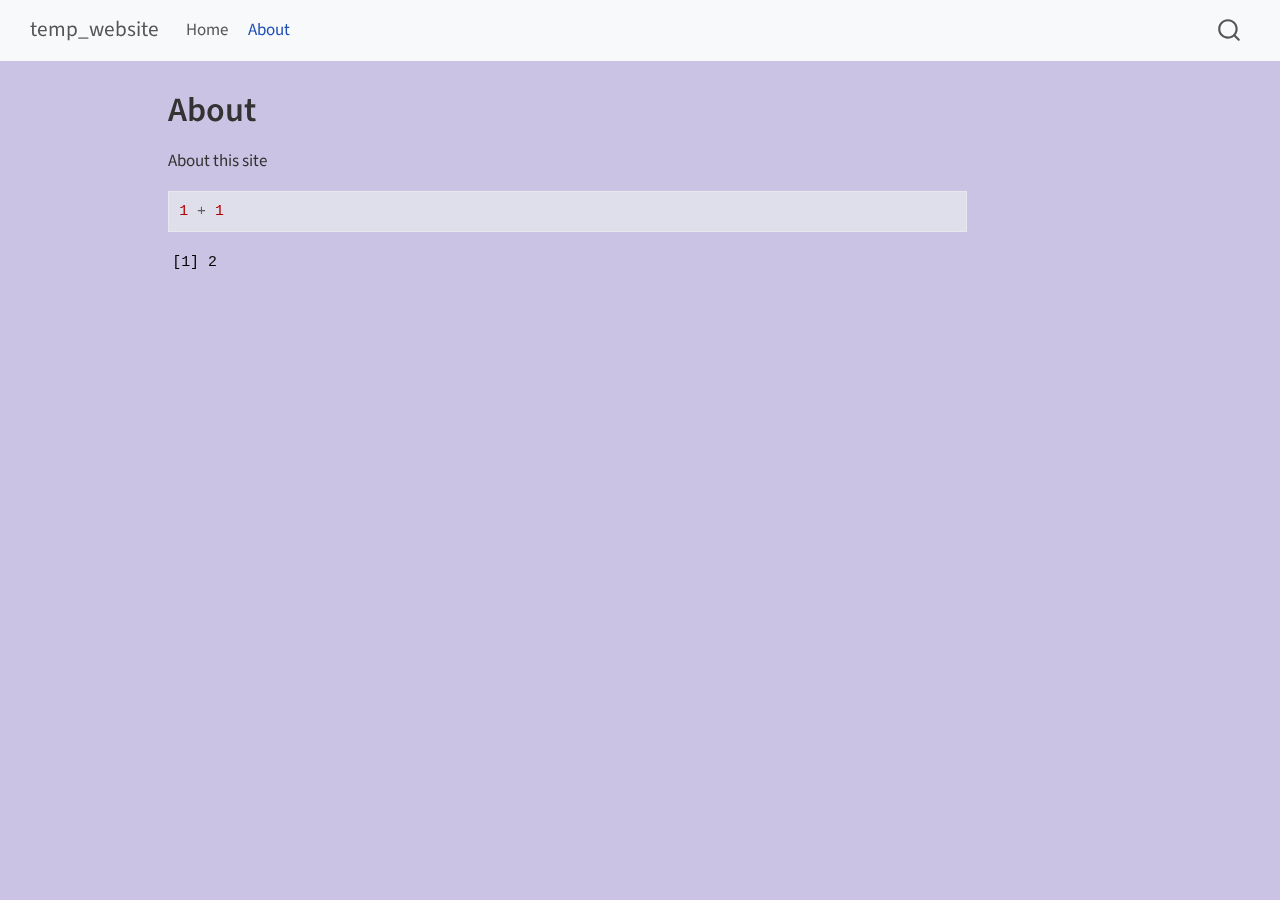
<file: docs/about.html>
<!DOCTYPE html>
<html xmlns="http://www.w3.org/1999/xhtml" lang="en" xml:lang="en"><head>

<meta charset="utf-8">
<meta name="generator" content="quarto-1.6.40">

<meta name="viewport" content="width=device-width, initial-scale=1.0, user-scalable=yes">


<title>About – temp_website</title>
<style>
code{white-space: pre-wrap;}
span.smallcaps{font-variant: small-caps;}
div.columns{display: flex; gap: min(4vw, 1.5em);}
div.column{flex: auto; overflow-x: auto;}
div.hanging-indent{margin-left: 1.5em; text-indent: -1.5em;}
ul.task-list{list-style: none;}
ul.task-list li input[type="checkbox"] {
  width: 0.8em;
  margin: 0 0.8em 0.2em -1em; /* quarto-specific, see https://github.com/quarto-dev/quarto-cli/issues/4556 */ 
  vertical-align: middle;
}
/* CSS for syntax highlighting */
pre > code.sourceCode { white-space: pre; position: relative; }
pre > code.sourceCode > span { line-height: 1.25; }
pre > code.sourceCode > span:empty { height: 1.2em; }
.sourceCode { overflow: visible; }
code.sourceCode > span { color: inherit; text-decoration: inherit; }
div.sourceCode { margin: 1em 0; }
pre.sourceCode { margin: 0; }
@media screen {
div.sourceCode { overflow: auto; }
}
@media print {
pre > code.sourceCode { white-space: pre-wrap; }
pre > code.sourceCode > span { display: inline-block; text-indent: -5em; padding-left: 5em; }
}
pre.numberSource code
  { counter-reset: source-line 0; }
pre.numberSource code > span
  { position: relative; left: -4em; counter-increment: source-line; }
pre.numberSource code > span > a:first-child::before
  { content: counter(source-line);
    position: relative; left: -1em; text-align: right; vertical-align: baseline;
    border: none; display: inline-block;
    -webkit-touch-callout: none; -webkit-user-select: none;
    -khtml-user-select: none; -moz-user-select: none;
    -ms-user-select: none; user-select: none;
    padding: 0 4px; width: 4em;
  }
pre.numberSource { margin-left: 3em;  padding-left: 4px; }
div.sourceCode
  {   }
@media screen {
pre > code.sourceCode > span > a:first-child::before { text-decoration: underline; }
}
</style>


<script src="site_libs/quarto-nav/quarto-nav.js"></script>
<script src="site_libs/quarto-nav/headroom.min.js"></script>
<script src="site_libs/clipboard/clipboard.min.js"></script>
<script src="site_libs/quarto-search/autocomplete.umd.js"></script>
<script src="site_libs/quarto-search/fuse.min.js"></script>
<script src="site_libs/quarto-search/quarto-search.js"></script>
<meta name="quarto:offset" content="./">
<script src="site_libs/quarto-html/quarto.js"></script>
<script src="site_libs/quarto-html/popper.min.js"></script>
<script src="site_libs/quarto-html/tippy.umd.min.js"></script>
<script src="site_libs/quarto-html/anchor.min.js"></script>
<link href="site_libs/quarto-html/tippy.css" rel="stylesheet">
<link href="site_libs/quarto-html/quarto-syntax-highlighting-549806ee2085284f45b00abea8c6df48.css" rel="stylesheet" id="quarto-text-highlighting-styles">
<script src="site_libs/bootstrap/bootstrap.min.js"></script>
<link href="site_libs/bootstrap/bootstrap-icons.css" rel="stylesheet">
<link href="site_libs/bootstrap/bootstrap-ddd961a2510921635943dfbbd19534c4.min.css" rel="stylesheet" append-hash="true" id="quarto-bootstrap" data-mode="light">
<script id="quarto-search-options" type="application/json">{
  "location": "navbar",
  "copy-button": false,
  "collapse-after": 3,
  "panel-placement": "end",
  "type": "overlay",
  "limit": 50,
  "keyboard-shortcut": [
    "f",
    "/",
    "s"
  ],
  "show-item-context": false,
  "language": {
    "search-no-results-text": "No results",
    "search-matching-documents-text": "matching documents",
    "search-copy-link-title": "Copy link to search",
    "search-hide-matches-text": "Hide additional matches",
    "search-more-match-text": "more match in this document",
    "search-more-matches-text": "more matches in this document",
    "search-clear-button-title": "Clear",
    "search-text-placeholder": "",
    "search-detached-cancel-button-title": "Cancel",
    "search-submit-button-title": "Submit",
    "search-label": "Search"
  }
}</script>


<link rel="stylesheet" href="styles.css">
</head>

<body class="nav-fixed">

<div id="quarto-search-results"></div>
  <header id="quarto-header" class="headroom fixed-top">
    <nav class="navbar navbar-expand-lg " data-bs-theme="dark">
      <div class="navbar-container container-fluid">
      <div class="navbar-brand-container mx-auto">
    <a class="navbar-brand" href="./index.html">
    <span class="navbar-title">temp_website</span>
    </a>
  </div>
            <div id="quarto-search" class="" title="Search"></div>
          <button class="navbar-toggler" type="button" data-bs-toggle="collapse" data-bs-target="#navbarCollapse" aria-controls="navbarCollapse" role="menu" aria-expanded="false" aria-label="Toggle navigation" onclick="if (window.quartoToggleHeadroom) { window.quartoToggleHeadroom(); }">
  <span class="navbar-toggler-icon"></span>
</button>
          <div class="collapse navbar-collapse" id="navbarCollapse">
            <ul class="navbar-nav navbar-nav-scroll me-auto">
  <li class="nav-item">
    <a class="nav-link" href="./index.html"> 
<span class="menu-text">Home</span></a>
  </li>  
  <li class="nav-item">
    <a class="nav-link active" href="./about.html" aria-current="page"> 
<span class="menu-text">About</span></a>
  </li>  
</ul>
          </div> <!-- /navcollapse -->
            <div class="quarto-navbar-tools">
</div>
      </div> <!-- /container-fluid -->
    </nav>
</header>
<!-- content -->
<div id="quarto-content" class="quarto-container page-columns page-rows-contents page-layout-article page-navbar">
<!-- sidebar -->
<!-- margin-sidebar -->
    <div id="quarto-margin-sidebar" class="sidebar margin-sidebar zindex-bottom">
        
    </div>
<!-- main -->
<main class="content" id="quarto-document-content">

<header id="title-block-header" class="quarto-title-block default">
<div class="quarto-title">
<h1 class="title">About</h1>
</div>



<div class="quarto-title-meta">

    
  
    
  </div>
  


</header>


<p>About this site</p>
<div class="cell">
<div class="sourceCode cell-code" id="cb1"><pre class="sourceCode r code-with-copy"><code class="sourceCode r"><span id="cb1-1"><a href="#cb1-1" aria-hidden="true" tabindex="-1"></a><span class="dv">1</span> <span class="sc">+</span> <span class="dv">1</span></span></code><button title="Copy to Clipboard" class="code-copy-button"><i class="bi"></i></button></pre></div>
<div class="cell-output cell-output-stdout">
<pre><code>[1] 2</code></pre>
</div>
</div>



</main> <!-- /main -->
<script id="quarto-html-after-body" type="application/javascript">
window.document.addEventListener("DOMContentLoaded", function (event) {
  const toggleBodyColorMode = (bsSheetEl) => {
    const mode = bsSheetEl.getAttribute("data-mode");
    const bodyEl = window.document.querySelector("body");
    if (mode === "dark") {
      bodyEl.classList.add("quarto-dark");
      bodyEl.classList.remove("quarto-light");
    } else {
      bodyEl.classList.add("quarto-light");
      bodyEl.classList.remove("quarto-dark");
    }
  }
  const toggleBodyColorPrimary = () => {
    const bsSheetEl = window.document.querySelector("link#quarto-bootstrap");
    if (bsSheetEl) {
      toggleBodyColorMode(bsSheetEl);
    }
  }
  toggleBodyColorPrimary();  
  const icon = "";
  const anchorJS = new window.AnchorJS();
  anchorJS.options = {
    placement: 'right',
    icon: icon
  };
  anchorJS.add('.anchored');
  const isCodeAnnotation = (el) => {
    for (const clz of el.classList) {
      if (clz.startsWith('code-annotation-')) {                     
        return true;
      }
    }
    return false;
  }
  const onCopySuccess = function(e) {
    // button target
    const button = e.trigger;
    // don't keep focus
    button.blur();
    // flash "checked"
    button.classList.add('code-copy-button-checked');
    var currentTitle = button.getAttribute("title");
    button.setAttribute("title", "Copied!");
    let tooltip;
    if (window.bootstrap) {
      button.setAttribute("data-bs-toggle", "tooltip");
      button.setAttribute("data-bs-placement", "left");
      button.setAttribute("data-bs-title", "Copied!");
      tooltip = new bootstrap.Tooltip(button, 
        { trigger: "manual", 
          customClass: "code-copy-button-tooltip",
          offset: [0, -8]});
      tooltip.show();    
    }
    setTimeout(function() {
      if (tooltip) {
        tooltip.hide();
        button.removeAttribute("data-bs-title");
        button.removeAttribute("data-bs-toggle");
        button.removeAttribute("data-bs-placement");
      }
      button.setAttribute("title", currentTitle);
      button.classList.remove('code-copy-button-checked');
    }, 1000);
    // clear code selection
    e.clearSelection();
  }
  const getTextToCopy = function(trigger) {
      const codeEl = trigger.previousElementSibling.cloneNode(true);
      for (const childEl of codeEl.children) {
        if (isCodeAnnotation(childEl)) {
          childEl.remove();
        }
      }
      return codeEl.innerText;
  }
  const clipboard = new window.ClipboardJS('.code-copy-button:not([data-in-quarto-modal])', {
    text: getTextToCopy
  });
  clipboard.on('success', onCopySuccess);
  if (window.document.getElementById('quarto-embedded-source-code-modal')) {
    const clipboardModal = new window.ClipboardJS('.code-copy-button[data-in-quarto-modal]', {
      text: getTextToCopy,
      container: window.document.getElementById('quarto-embedded-source-code-modal')
    });
    clipboardModal.on('success', onCopySuccess);
  }
    var localhostRegex = new RegExp(/^(?:http|https):\/\/localhost\:?[0-9]*\//);
    var mailtoRegex = new RegExp(/^mailto:/);
      var filterRegex = new RegExp('/' + window.location.host + '/');
    var isInternal = (href) => {
        return filterRegex.test(href) || localhostRegex.test(href) || mailtoRegex.test(href);
    }
    // Inspect non-navigation links and adorn them if external
 	var links = window.document.querySelectorAll('a[href]:not(.nav-link):not(.navbar-brand):not(.toc-action):not(.sidebar-link):not(.sidebar-item-toggle):not(.pagination-link):not(.no-external):not([aria-hidden]):not(.dropdown-item):not(.quarto-navigation-tool):not(.about-link)');
    for (var i=0; i<links.length; i++) {
      const link = links[i];
      if (!isInternal(link.href)) {
        // undo the damage that might have been done by quarto-nav.js in the case of
        // links that we want to consider external
        if (link.dataset.originalHref !== undefined) {
          link.href = link.dataset.originalHref;
        }
      }
    }
  function tippyHover(el, contentFn, onTriggerFn, onUntriggerFn) {
    const config = {
      allowHTML: true,
      maxWidth: 500,
      delay: 100,
      arrow: false,
      appendTo: function(el) {
          return el.parentElement;
      },
      interactive: true,
      interactiveBorder: 10,
      theme: 'quarto',
      placement: 'bottom-start',
    };
    if (contentFn) {
      config.content = contentFn;
    }
    if (onTriggerFn) {
      config.onTrigger = onTriggerFn;
    }
    if (onUntriggerFn) {
      config.onUntrigger = onUntriggerFn;
    }
    window.tippy(el, config); 
  }
  const noterefs = window.document.querySelectorAll('a[role="doc-noteref"]');
  for (var i=0; i<noterefs.length; i++) {
    const ref = noterefs[i];
    tippyHover(ref, function() {
      // use id or data attribute instead here
      let href = ref.getAttribute('data-footnote-href') || ref.getAttribute('href');
      try { href = new URL(href).hash; } catch {}
      const id = href.replace(/^#\/?/, "");
      const note = window.document.getElementById(id);
      if (note) {
        return note.innerHTML;
      } else {
        return "";
      }
    });
  }
  const xrefs = window.document.querySelectorAll('a.quarto-xref');
  const processXRef = (id, note) => {
    // Strip column container classes
    const stripColumnClz = (el) => {
      el.classList.remove("page-full", "page-columns");
      if (el.children) {
        for (const child of el.children) {
          stripColumnClz(child);
        }
      }
    }
    stripColumnClz(note)
    if (id === null || id.startsWith('sec-')) {
      // Special case sections, only their first couple elements
      const container = document.createElement("div");
      if (note.children && note.children.length > 2) {
        container.appendChild(note.children[0].cloneNode(true));
        for (let i = 1; i < note.children.length; i++) {
          const child = note.children[i];
          if (child.tagName === "P" && child.innerText === "") {
            continue;
          } else {
            container.appendChild(child.cloneNode(true));
            break;
          }
        }
        if (window.Quarto?.typesetMath) {
          window.Quarto.typesetMath(container);
        }
        return container.innerHTML
      } else {
        if (window.Quarto?.typesetMath) {
          window.Quarto.typesetMath(note);
        }
        return note.innerHTML;
      }
    } else {
      // Remove any anchor links if they are present
      const anchorLink = note.querySelector('a.anchorjs-link');
      if (anchorLink) {
        anchorLink.remove();
      }
      if (window.Quarto?.typesetMath) {
        window.Quarto.typesetMath(note);
      }
      if (note.classList.contains("callout")) {
        return note.outerHTML;
      } else {
        return note.innerHTML;
      }
    }
  }
  for (var i=0; i<xrefs.length; i++) {
    const xref = xrefs[i];
    tippyHover(xref, undefined, function(instance) {
      instance.disable();
      let url = xref.getAttribute('href');
      let hash = undefined; 
      if (url.startsWith('#')) {
        hash = url;
      } else {
        try { hash = new URL(url).hash; } catch {}
      }
      if (hash) {
        const id = hash.replace(/^#\/?/, "");
        const note = window.document.getElementById(id);
        if (note !== null) {
          try {
            const html = processXRef(id, note.cloneNode(true));
            instance.setContent(html);
          } finally {
            instance.enable();
            instance.show();
          }
        } else {
          // See if we can fetch this
          fetch(url.split('#')[0])
          .then(res => res.text())
          .then(html => {
            const parser = new DOMParser();
            const htmlDoc = parser.parseFromString(html, "text/html");
            const note = htmlDoc.getElementById(id);
            if (note !== null) {
              const html = processXRef(id, note);
              instance.setContent(html);
            } 
          }).finally(() => {
            instance.enable();
            instance.show();
          });
        }
      } else {
        // See if we can fetch a full url (with no hash to target)
        // This is a special case and we should probably do some content thinning / targeting
        fetch(url)
        .then(res => res.text())
        .then(html => {
          const parser = new DOMParser();
          const htmlDoc = parser.parseFromString(html, "text/html");
          const note = htmlDoc.querySelector('main.content');
          if (note !== null) {
            // This should only happen for chapter cross references
            // (since there is no id in the URL)
            // remove the first header
            if (note.children.length > 0 && note.children[0].tagName === "HEADER") {
              note.children[0].remove();
            }
            const html = processXRef(null, note);
            instance.setContent(html);
          } 
        }).finally(() => {
          instance.enable();
          instance.show();
        });
      }
    }, function(instance) {
    });
  }
      let selectedAnnoteEl;
      const selectorForAnnotation = ( cell, annotation) => {
        let cellAttr = 'data-code-cell="' + cell + '"';
        let lineAttr = 'data-code-annotation="' +  annotation + '"';
        const selector = 'span[' + cellAttr + '][' + lineAttr + ']';
        return selector;
      }
      const selectCodeLines = (annoteEl) => {
        const doc = window.document;
        const targetCell = annoteEl.getAttribute("data-target-cell");
        const targetAnnotation = annoteEl.getAttribute("data-target-annotation");
        const annoteSpan = window.document.querySelector(selectorForAnnotation(targetCell, targetAnnotation));
        const lines = annoteSpan.getAttribute("data-code-lines").split(",");
        const lineIds = lines.map((line) => {
          return targetCell + "-" + line;
        })
        let top = null;
        let height = null;
        let parent = null;
        if (lineIds.length > 0) {
            //compute the position of the single el (top and bottom and make a div)
            const el = window.document.getElementById(lineIds[0]);
            top = el.offsetTop;
            height = el.offsetHeight;
            parent = el.parentElement.parentElement;
          if (lineIds.length > 1) {
            const lastEl = window.document.getElementById(lineIds[lineIds.length - 1]);
            const bottom = lastEl.offsetTop + lastEl.offsetHeight;
            height = bottom - top;
          }
          if (top !== null && height !== null && parent !== null) {
            // cook up a div (if necessary) and position it 
            let div = window.document.getElementById("code-annotation-line-highlight");
            if (div === null) {
              div = window.document.createElement("div");
              div.setAttribute("id", "code-annotation-line-highlight");
              div.style.position = 'absolute';
              parent.appendChild(div);
            }
            div.style.top = top - 2 + "px";
            div.style.height = height + 4 + "px";
            div.style.left = 0;
            let gutterDiv = window.document.getElementById("code-annotation-line-highlight-gutter");
            if (gutterDiv === null) {
              gutterDiv = window.document.createElement("div");
              gutterDiv.setAttribute("id", "code-annotation-line-highlight-gutter");
              gutterDiv.style.position = 'absolute';
              const codeCell = window.document.getElementById(targetCell);
              const gutter = codeCell.querySelector('.code-annotation-gutter');
              gutter.appendChild(gutterDiv);
            }
            gutterDiv.style.top = top - 2 + "px";
            gutterDiv.style.height = height + 4 + "px";
          }
          selectedAnnoteEl = annoteEl;
        }
      };
      const unselectCodeLines = () => {
        const elementsIds = ["code-annotation-line-highlight", "code-annotation-line-highlight-gutter"];
        elementsIds.forEach((elId) => {
          const div = window.document.getElementById(elId);
          if (div) {
            div.remove();
          }
        });
        selectedAnnoteEl = undefined;
      };
        // Handle positioning of the toggle
    window.addEventListener(
      "resize",
      throttle(() => {
        elRect = undefined;
        if (selectedAnnoteEl) {
          selectCodeLines(selectedAnnoteEl);
        }
      }, 10)
    );
    function throttle(fn, ms) {
    let throttle = false;
    let timer;
      return (...args) => {
        if(!throttle) { // first call gets through
            fn.apply(this, args);
            throttle = true;
        } else { // all the others get throttled
            if(timer) clearTimeout(timer); // cancel #2
            timer = setTimeout(() => {
              fn.apply(this, args);
              timer = throttle = false;
            }, ms);
        }
      };
    }
      // Attach click handler to the DT
      const annoteDls = window.document.querySelectorAll('dt[data-target-cell]');
      for (const annoteDlNode of annoteDls) {
        annoteDlNode.addEventListener('click', (event) => {
          const clickedEl = event.target;
          if (clickedEl !== selectedAnnoteEl) {
            unselectCodeLines();
            const activeEl = window.document.querySelector('dt[data-target-cell].code-annotation-active');
            if (activeEl) {
              activeEl.classList.remove('code-annotation-active');
            }
            selectCodeLines(clickedEl);
            clickedEl.classList.add('code-annotation-active');
          } else {
            // Unselect the line
            unselectCodeLines();
            clickedEl.classList.remove('code-annotation-active');
          }
        });
      }
  const findCites = (el) => {
    const parentEl = el.parentElement;
    if (parentEl) {
      const cites = parentEl.dataset.cites;
      if (cites) {
        return {
          el,
          cites: cites.split(' ')
        };
      } else {
        return findCites(el.parentElement)
      }
    } else {
      return undefined;
    }
  };
  var bibliorefs = window.document.querySelectorAll('a[role="doc-biblioref"]');
  for (var i=0; i<bibliorefs.length; i++) {
    const ref = bibliorefs[i];
    const citeInfo = findCites(ref);
    if (citeInfo) {
      tippyHover(citeInfo.el, function() {
        var popup = window.document.createElement('div');
        citeInfo.cites.forEach(function(cite) {
          var citeDiv = window.document.createElement('div');
          citeDiv.classList.add('hanging-indent');
          citeDiv.classList.add('csl-entry');
          var biblioDiv = window.document.getElementById('ref-' + cite);
          if (biblioDiv) {
            citeDiv.innerHTML = biblioDiv.innerHTML;
          }
          popup.appendChild(citeDiv);
        });
        return popup.innerHTML;
      });
    }
  }
});
</script>
</div> <!-- /content -->




</body></html>
</file>
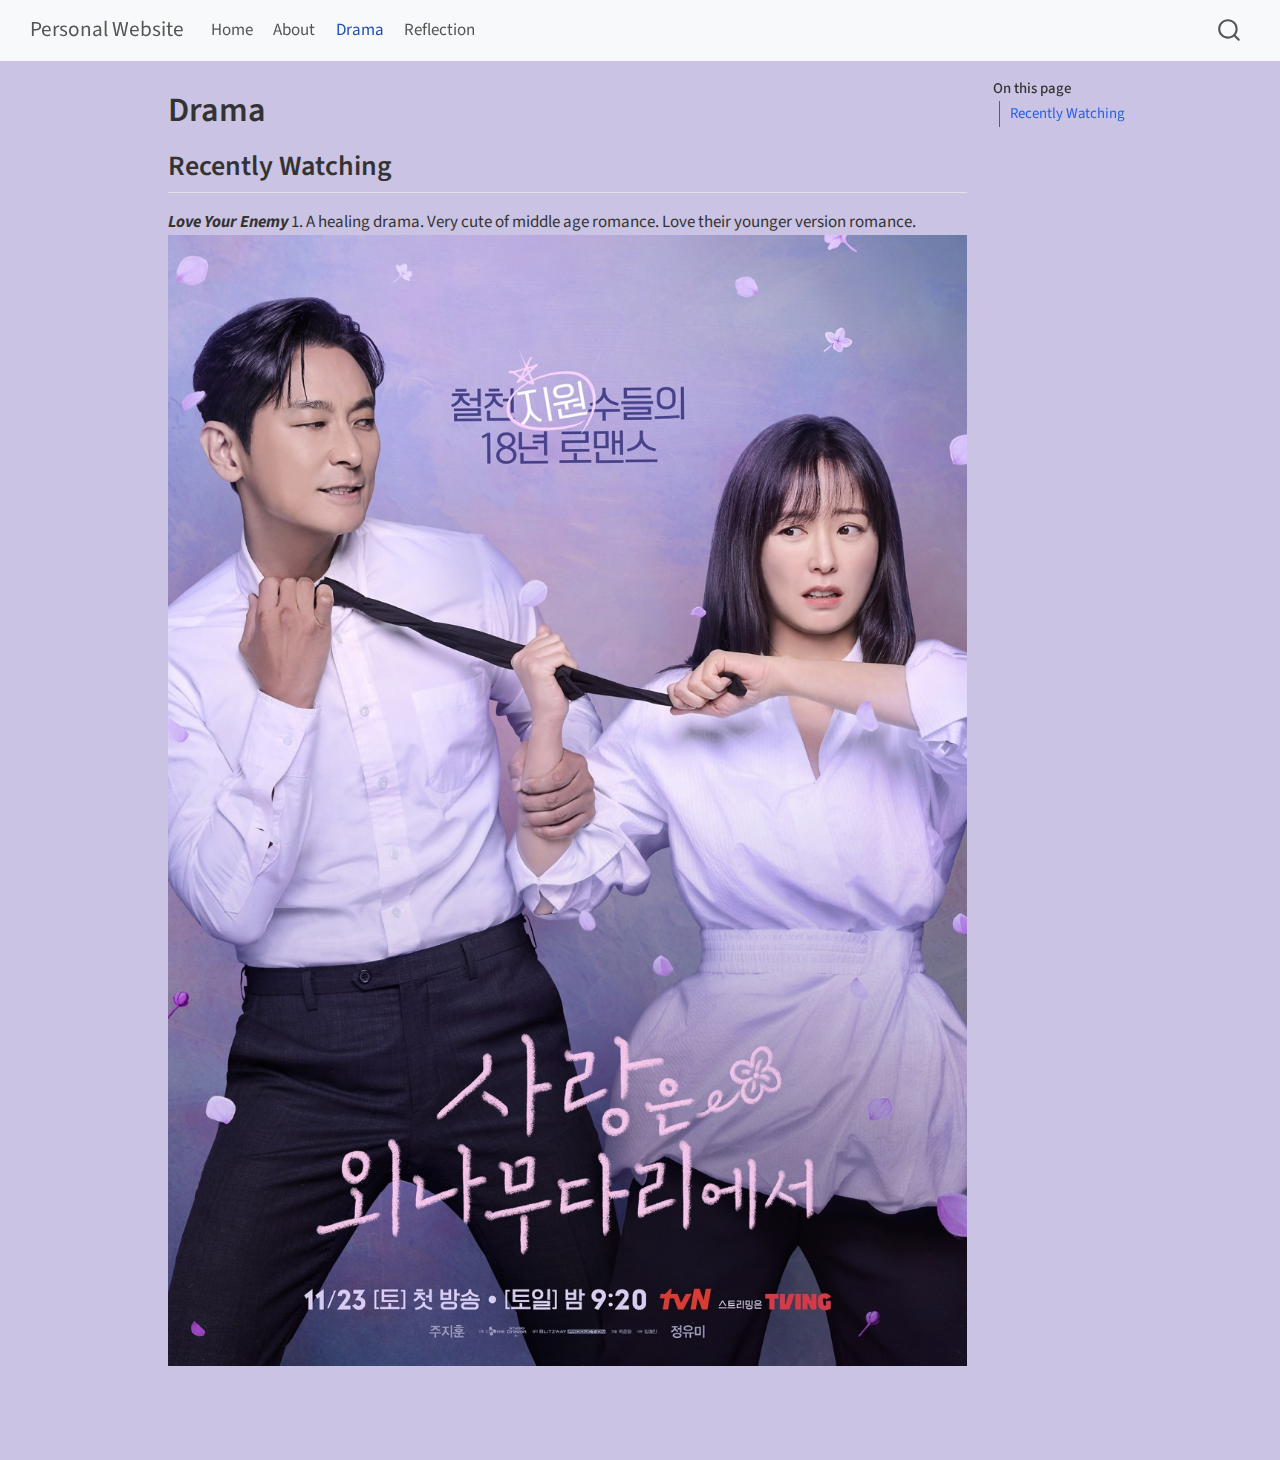
<file: docs/Drama.html>
<!DOCTYPE html>
<html xmlns="http://www.w3.org/1999/xhtml" lang="en" xml:lang="en"><head>

<meta charset="utf-8">
<meta name="generator" content="quarto-1.6.40">

<meta name="viewport" content="width=device-width, initial-scale=1.0, user-scalable=yes">


<title>Drama – Personal Website</title>
<style>
code{white-space: pre-wrap;}
span.smallcaps{font-variant: small-caps;}
div.columns{display: flex; gap: min(4vw, 1.5em);}
div.column{flex: auto; overflow-x: auto;}
div.hanging-indent{margin-left: 1.5em; text-indent: -1.5em;}
ul.task-list{list-style: none;}
ul.task-list li input[type="checkbox"] {
  width: 0.8em;
  margin: 0 0.8em 0.2em -1em; /* quarto-specific, see https://github.com/quarto-dev/quarto-cli/issues/4556 */ 
  vertical-align: middle;
}
</style>


<script src="site_libs/quarto-nav/quarto-nav.js"></script>
<script src="site_libs/quarto-nav/headroom.min.js"></script>
<script src="site_libs/clipboard/clipboard.min.js"></script>
<script src="site_libs/quarto-search/autocomplete.umd.js"></script>
<script src="site_libs/quarto-search/fuse.min.js"></script>
<script src="site_libs/quarto-search/quarto-search.js"></script>
<meta name="quarto:offset" content="./">
<script src="site_libs/quarto-html/quarto.js"></script>
<script src="site_libs/quarto-html/popper.min.js"></script>
<script src="site_libs/quarto-html/tippy.umd.min.js"></script>
<script src="site_libs/quarto-html/anchor.min.js"></script>
<link href="site_libs/quarto-html/tippy.css" rel="stylesheet">
<link href="site_libs/quarto-html/quarto-syntax-highlighting-549806ee2085284f45b00abea8c6df48.css" rel="stylesheet" id="quarto-text-highlighting-styles">
<script src="site_libs/bootstrap/bootstrap.min.js"></script>
<link href="site_libs/bootstrap/bootstrap-icons.css" rel="stylesheet">
<link href="site_libs/bootstrap/bootstrap-ddd961a2510921635943dfbbd19534c4.min.css" rel="stylesheet" append-hash="true" id="quarto-bootstrap" data-mode="light">
<script id="quarto-search-options" type="application/json">{
  "location": "navbar",
  "copy-button": false,
  "collapse-after": 3,
  "panel-placement": "end",
  "type": "overlay",
  "limit": 50,
  "keyboard-shortcut": [
    "f",
    "/",
    "s"
  ],
  "show-item-context": false,
  "language": {
    "search-no-results-text": "No results",
    "search-matching-documents-text": "matching documents",
    "search-copy-link-title": "Copy link to search",
    "search-hide-matches-text": "Hide additional matches",
    "search-more-match-text": "more match in this document",
    "search-more-matches-text": "more matches in this document",
    "search-clear-button-title": "Clear",
    "search-text-placeholder": "",
    "search-detached-cancel-button-title": "Cancel",
    "search-submit-button-title": "Submit",
    "search-label": "Search"
  }
}</script>


<link rel="stylesheet" href="styles.css">
</head>

<body class="nav-fixed">

<div id="quarto-search-results"></div>
  <header id="quarto-header" class="headroom fixed-top">
    <nav class="navbar navbar-expand-lg " data-bs-theme="dark">
      <div class="navbar-container container-fluid">
      <div class="navbar-brand-container mx-auto">
    <a class="navbar-brand" href="./index.html">
    <span class="navbar-title">Personal Website</span>
    </a>
  </div>
            <div id="quarto-search" class="" title="Search"></div>
          <button class="navbar-toggler" type="button" data-bs-toggle="collapse" data-bs-target="#navbarCollapse" aria-controls="navbarCollapse" role="menu" aria-expanded="false" aria-label="Toggle navigation" onclick="if (window.quartoToggleHeadroom) { window.quartoToggleHeadroom(); }">
  <span class="navbar-toggler-icon"></span>
</button>
          <div class="collapse navbar-collapse" id="navbarCollapse">
            <ul class="navbar-nav navbar-nav-scroll me-auto">
  <li class="nav-item">
    <a class="nav-link" href="./index.html"> 
<span class="menu-text">Home</span></a>
  </li>  
  <li class="nav-item">
    <a class="nav-link" href="./about.html"> 
<span class="menu-text">About</span></a>
  </li>  
  <li class="nav-item">
    <a class="nav-link active" href="./Drama.html" aria-current="page"> 
<span class="menu-text">Drama</span></a>
  </li>  
  <li class="nav-item">
    <a class="nav-link" href="./reflection.html"> 
<span class="menu-text">Reflection</span></a>
  </li>  
</ul>
          </div> <!-- /navcollapse -->
            <div class="quarto-navbar-tools">
</div>
      </div> <!-- /container-fluid -->
    </nav>
</header>
<!-- content -->
<div id="quarto-content" class="quarto-container page-columns page-rows-contents page-layout-article page-navbar">
<!-- sidebar -->
<!-- margin-sidebar -->
    <div id="quarto-margin-sidebar" class="sidebar margin-sidebar">
        <nav id="TOC" role="doc-toc" class="toc-active">
    <h2 id="toc-title">On this page</h2>
   
  <ul>
  <li><a href="#recently-watching" id="toc-recently-watching" class="nav-link active" data-scroll-target="#recently-watching">Recently Watching</a></li>
  </ul>
</nav>
    </div>
<!-- main -->
<main class="content" id="quarto-document-content">

<header id="title-block-header" class="quarto-title-block default">
<div class="quarto-title">
<h1 class="title">Drama</h1>
</div>



<div class="quarto-title-meta">

    
  
    
  </div>
  


</header>


<section id="recently-watching" class="level2">
<h2 class="anchored" data-anchor-id="recently-watching">Recently Watching</h2>
<p><strong><em>Love Your Enemy</em></strong> 1. A healing drama. Very cute of middle age romance. Love their younger version romance. <img src="img/Love_Your_Enemy-tp02.jpg" class="img-fluid" alt="Profile Pic"></p>


</section>

</main> <!-- /main -->
<script id="quarto-html-after-body" type="application/javascript">
window.document.addEventListener("DOMContentLoaded", function (event) {
  const toggleBodyColorMode = (bsSheetEl) => {
    const mode = bsSheetEl.getAttribute("data-mode");
    const bodyEl = window.document.querySelector("body");
    if (mode === "dark") {
      bodyEl.classList.add("quarto-dark");
      bodyEl.classList.remove("quarto-light");
    } else {
      bodyEl.classList.add("quarto-light");
      bodyEl.classList.remove("quarto-dark");
    }
  }
  const toggleBodyColorPrimary = () => {
    const bsSheetEl = window.document.querySelector("link#quarto-bootstrap");
    if (bsSheetEl) {
      toggleBodyColorMode(bsSheetEl);
    }
  }
  toggleBodyColorPrimary();  
  const icon = "";
  const anchorJS = new window.AnchorJS();
  anchorJS.options = {
    placement: 'right',
    icon: icon
  };
  anchorJS.add('.anchored');
  const isCodeAnnotation = (el) => {
    for (const clz of el.classList) {
      if (clz.startsWith('code-annotation-')) {                     
        return true;
      }
    }
    return false;
  }
  const onCopySuccess = function(e) {
    // button target
    const button = e.trigger;
    // don't keep focus
    button.blur();
    // flash "checked"
    button.classList.add('code-copy-button-checked');
    var currentTitle = button.getAttribute("title");
    button.setAttribute("title", "Copied!");
    let tooltip;
    if (window.bootstrap) {
      button.setAttribute("data-bs-toggle", "tooltip");
      button.setAttribute("data-bs-placement", "left");
      button.setAttribute("data-bs-title", "Copied!");
      tooltip = new bootstrap.Tooltip(button, 
        { trigger: "manual", 
          customClass: "code-copy-button-tooltip",
          offset: [0, -8]});
      tooltip.show();    
    }
    setTimeout(function() {
      if (tooltip) {
        tooltip.hide();
        button.removeAttribute("data-bs-title");
        button.removeAttribute("data-bs-toggle");
        button.removeAttribute("data-bs-placement");
      }
      button.setAttribute("title", currentTitle);
      button.classList.remove('code-copy-button-checked');
    }, 1000);
    // clear code selection
    e.clearSelection();
  }
  const getTextToCopy = function(trigger) {
      const codeEl = trigger.previousElementSibling.cloneNode(true);
      for (const childEl of codeEl.children) {
        if (isCodeAnnotation(childEl)) {
          childEl.remove();
        }
      }
      return codeEl.innerText;
  }
  const clipboard = new window.ClipboardJS('.code-copy-button:not([data-in-quarto-modal])', {
    text: getTextToCopy
  });
  clipboard.on('success', onCopySuccess);
  if (window.document.getElementById('quarto-embedded-source-code-modal')) {
    const clipboardModal = new window.ClipboardJS('.code-copy-button[data-in-quarto-modal]', {
      text: getTextToCopy,
      container: window.document.getElementById('quarto-embedded-source-code-modal')
    });
    clipboardModal.on('success', onCopySuccess);
  }
    var localhostRegex = new RegExp(/^(?:http|https):\/\/localhost\:?[0-9]*\//);
    var mailtoRegex = new RegExp(/^mailto:/);
      var filterRegex = new RegExp('/' + window.location.host + '/');
    var isInternal = (href) => {
        return filterRegex.test(href) || localhostRegex.test(href) || mailtoRegex.test(href);
    }
    // Inspect non-navigation links and adorn them if external
 	var links = window.document.querySelectorAll('a[href]:not(.nav-link):not(.navbar-brand):not(.toc-action):not(.sidebar-link):not(.sidebar-item-toggle):not(.pagination-link):not(.no-external):not([aria-hidden]):not(.dropdown-item):not(.quarto-navigation-tool):not(.about-link)');
    for (var i=0; i<links.length; i++) {
      const link = links[i];
      if (!isInternal(link.href)) {
        // undo the damage that might have been done by quarto-nav.js in the case of
        // links that we want to consider external
        if (link.dataset.originalHref !== undefined) {
          link.href = link.dataset.originalHref;
        }
      }
    }
  function tippyHover(el, contentFn, onTriggerFn, onUntriggerFn) {
    const config = {
      allowHTML: true,
      maxWidth: 500,
      delay: 100,
      arrow: false,
      appendTo: function(el) {
          return el.parentElement;
      },
      interactive: true,
      interactiveBorder: 10,
      theme: 'quarto',
      placement: 'bottom-start',
    };
    if (contentFn) {
      config.content = contentFn;
    }
    if (onTriggerFn) {
      config.onTrigger = onTriggerFn;
    }
    if (onUntriggerFn) {
      config.onUntrigger = onUntriggerFn;
    }
    window.tippy(el, config); 
  }
  const noterefs = window.document.querySelectorAll('a[role="doc-noteref"]');
  for (var i=0; i<noterefs.length; i++) {
    const ref = noterefs[i];
    tippyHover(ref, function() {
      // use id or data attribute instead here
      let href = ref.getAttribute('data-footnote-href') || ref.getAttribute('href');
      try { href = new URL(href).hash; } catch {}
      const id = href.replace(/^#\/?/, "");
      const note = window.document.getElementById(id);
      if (note) {
        return note.innerHTML;
      } else {
        return "";
      }
    });
  }
  const xrefs = window.document.querySelectorAll('a.quarto-xref');
  const processXRef = (id, note) => {
    // Strip column container classes
    const stripColumnClz = (el) => {
      el.classList.remove("page-full", "page-columns");
      if (el.children) {
        for (const child of el.children) {
          stripColumnClz(child);
        }
      }
    }
    stripColumnClz(note)
    if (id === null || id.startsWith('sec-')) {
      // Special case sections, only their first couple elements
      const container = document.createElement("div");
      if (note.children && note.children.length > 2) {
        container.appendChild(note.children[0].cloneNode(true));
        for (let i = 1; i < note.children.length; i++) {
          const child = note.children[i];
          if (child.tagName === "P" && child.innerText === "") {
            continue;
          } else {
            container.appendChild(child.cloneNode(true));
            break;
          }
        }
        if (window.Quarto?.typesetMath) {
          window.Quarto.typesetMath(container);
        }
        return container.innerHTML
      } else {
        if (window.Quarto?.typesetMath) {
          window.Quarto.typesetMath(note);
        }
        return note.innerHTML;
      }
    } else {
      // Remove any anchor links if they are present
      const anchorLink = note.querySelector('a.anchorjs-link');
      if (anchorLink) {
        anchorLink.remove();
      }
      if (window.Quarto?.typesetMath) {
        window.Quarto.typesetMath(note);
      }
      if (note.classList.contains("callout")) {
        return note.outerHTML;
      } else {
        return note.innerHTML;
      }
    }
  }
  for (var i=0; i<xrefs.length; i++) {
    const xref = xrefs[i];
    tippyHover(xref, undefined, function(instance) {
      instance.disable();
      let url = xref.getAttribute('href');
      let hash = undefined; 
      if (url.startsWith('#')) {
        hash = url;
      } else {
        try { hash = new URL(url).hash; } catch {}
      }
      if (hash) {
        const id = hash.replace(/^#\/?/, "");
        const note = window.document.getElementById(id);
        if (note !== null) {
          try {
            const html = processXRef(id, note.cloneNode(true));
            instance.setContent(html);
          } finally {
            instance.enable();
            instance.show();
          }
        } else {
          // See if we can fetch this
          fetch(url.split('#')[0])
          .then(res => res.text())
          .then(html => {
            const parser = new DOMParser();
            const htmlDoc = parser.parseFromString(html, "text/html");
            const note = htmlDoc.getElementById(id);
            if (note !== null) {
              const html = processXRef(id, note);
              instance.setContent(html);
            } 
          }).finally(() => {
            instance.enable();
            instance.show();
          });
        }
      } else {
        // See if we can fetch a full url (with no hash to target)
        // This is a special case and we should probably do some content thinning / targeting
        fetch(url)
        .then(res => res.text())
        .then(html => {
          const parser = new DOMParser();
          const htmlDoc = parser.parseFromString(html, "text/html");
          const note = htmlDoc.querySelector('main.content');
          if (note !== null) {
            // This should only happen for chapter cross references
            // (since there is no id in the URL)
            // remove the first header
            if (note.children.length > 0 && note.children[0].tagName === "HEADER") {
              note.children[0].remove();
            }
            const html = processXRef(null, note);
            instance.setContent(html);
          } 
        }).finally(() => {
          instance.enable();
          instance.show();
        });
      }
    }, function(instance) {
    });
  }
      let selectedAnnoteEl;
      const selectorForAnnotation = ( cell, annotation) => {
        let cellAttr = 'data-code-cell="' + cell + '"';
        let lineAttr = 'data-code-annotation="' +  annotation + '"';
        const selector = 'span[' + cellAttr + '][' + lineAttr + ']';
        return selector;
      }
      const selectCodeLines = (annoteEl) => {
        const doc = window.document;
        const targetCell = annoteEl.getAttribute("data-target-cell");
        const targetAnnotation = annoteEl.getAttribute("data-target-annotation");
        const annoteSpan = window.document.querySelector(selectorForAnnotation(targetCell, targetAnnotation));
        const lines = annoteSpan.getAttribute("data-code-lines").split(",");
        const lineIds = lines.map((line) => {
          return targetCell + "-" + line;
        })
        let top = null;
        let height = null;
        let parent = null;
        if (lineIds.length > 0) {
            //compute the position of the single el (top and bottom and make a div)
            const el = window.document.getElementById(lineIds[0]);
            top = el.offsetTop;
            height = el.offsetHeight;
            parent = el.parentElement.parentElement;
          if (lineIds.length > 1) {
            const lastEl = window.document.getElementById(lineIds[lineIds.length - 1]);
            const bottom = lastEl.offsetTop + lastEl.offsetHeight;
            height = bottom - top;
          }
          if (top !== null && height !== null && parent !== null) {
            // cook up a div (if necessary) and position it 
            let div = window.document.getElementById("code-annotation-line-highlight");
            if (div === null) {
              div = window.document.createElement("div");
              div.setAttribute("id", "code-annotation-line-highlight");
              div.style.position = 'absolute';
              parent.appendChild(div);
            }
            div.style.top = top - 2 + "px";
            div.style.height = height + 4 + "px";
            div.style.left = 0;
            let gutterDiv = window.document.getElementById("code-annotation-line-highlight-gutter");
            if (gutterDiv === null) {
              gutterDiv = window.document.createElement("div");
              gutterDiv.setAttribute("id", "code-annotation-line-highlight-gutter");
              gutterDiv.style.position = 'absolute';
              const codeCell = window.document.getElementById(targetCell);
              const gutter = codeCell.querySelector('.code-annotation-gutter');
              gutter.appendChild(gutterDiv);
            }
            gutterDiv.style.top = top - 2 + "px";
            gutterDiv.style.height = height + 4 + "px";
          }
          selectedAnnoteEl = annoteEl;
        }
      };
      const unselectCodeLines = () => {
        const elementsIds = ["code-annotation-line-highlight", "code-annotation-line-highlight-gutter"];
        elementsIds.forEach((elId) => {
          const div = window.document.getElementById(elId);
          if (div) {
            div.remove();
          }
        });
        selectedAnnoteEl = undefined;
      };
        // Handle positioning of the toggle
    window.addEventListener(
      "resize",
      throttle(() => {
        elRect = undefined;
        if (selectedAnnoteEl) {
          selectCodeLines(selectedAnnoteEl);
        }
      }, 10)
    );
    function throttle(fn, ms) {
    let throttle = false;
    let timer;
      return (...args) => {
        if(!throttle) { // first call gets through
            fn.apply(this, args);
            throttle = true;
        } else { // all the others get throttled
            if(timer) clearTimeout(timer); // cancel #2
            timer = setTimeout(() => {
              fn.apply(this, args);
              timer = throttle = false;
            }, ms);
        }
      };
    }
      // Attach click handler to the DT
      const annoteDls = window.document.querySelectorAll('dt[data-target-cell]');
      for (const annoteDlNode of annoteDls) {
        annoteDlNode.addEventListener('click', (event) => {
          const clickedEl = event.target;
          if (clickedEl !== selectedAnnoteEl) {
            unselectCodeLines();
            const activeEl = window.document.querySelector('dt[data-target-cell].code-annotation-active');
            if (activeEl) {
              activeEl.classList.remove('code-annotation-active');
            }
            selectCodeLines(clickedEl);
            clickedEl.classList.add('code-annotation-active');
          } else {
            // Unselect the line
            unselectCodeLines();
            clickedEl.classList.remove('code-annotation-active');
          }
        });
      }
  const findCites = (el) => {
    const parentEl = el.parentElement;
    if (parentEl) {
      const cites = parentEl.dataset.cites;
      if (cites) {
        return {
          el,
          cites: cites.split(' ')
        };
      } else {
        return findCites(el.parentElement)
      }
    } else {
      return undefined;
    }
  };
  var bibliorefs = window.document.querySelectorAll('a[role="doc-biblioref"]');
  for (var i=0; i<bibliorefs.length; i++) {
    const ref = bibliorefs[i];
    const citeInfo = findCites(ref);
    if (citeInfo) {
      tippyHover(citeInfo.el, function() {
        var popup = window.document.createElement('div');
        citeInfo.cites.forEach(function(cite) {
          var citeDiv = window.document.createElement('div');
          citeDiv.classList.add('hanging-indent');
          citeDiv.classList.add('csl-entry');
          var biblioDiv = window.document.getElementById('ref-' + cite);
          if (biblioDiv) {
            citeDiv.innerHTML = biblioDiv.innerHTML;
          }
          popup.appendChild(citeDiv);
        });
        return popup.innerHTML;
      });
    }
  }
});
</script>
</div> <!-- /content -->




</body></html>
</file>
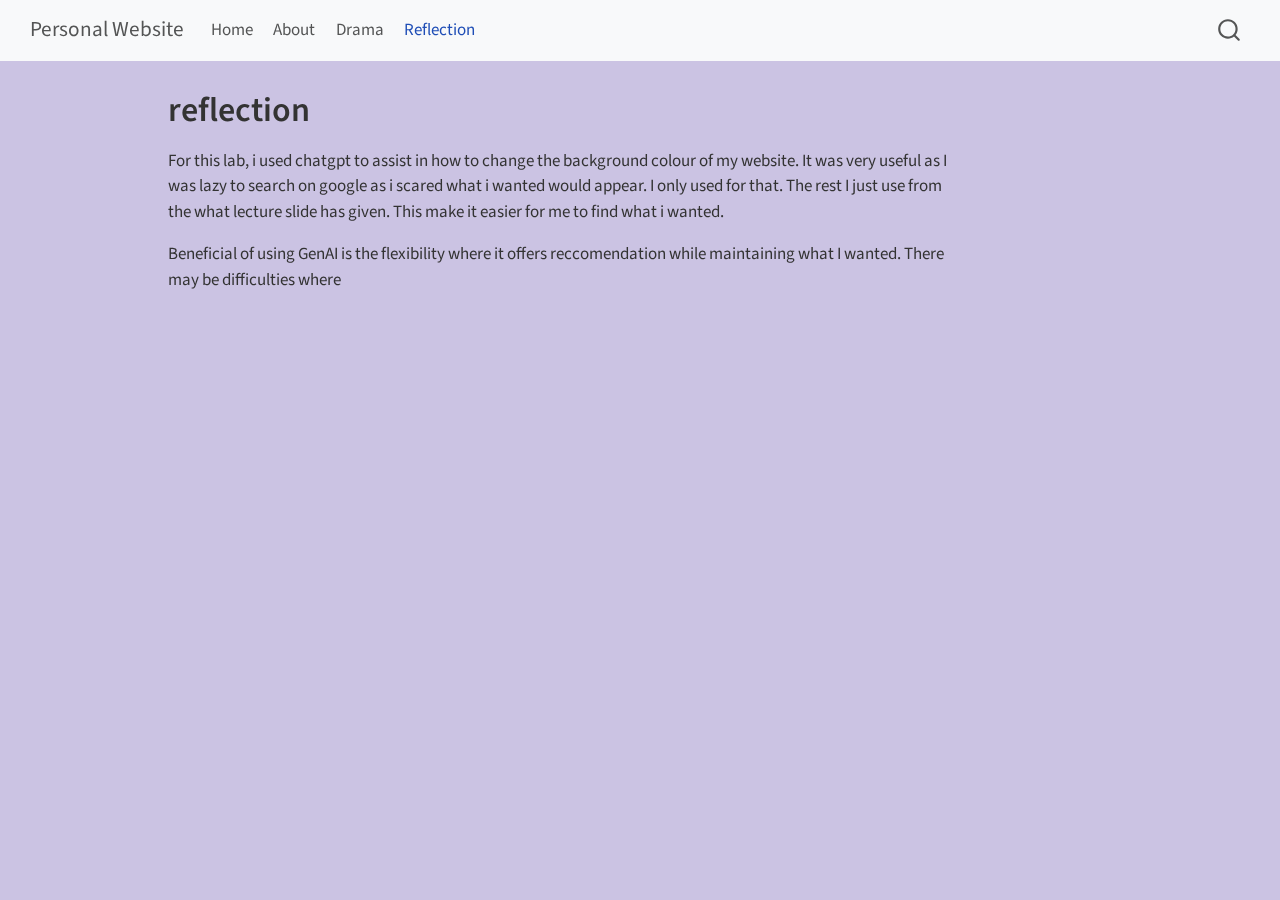
<file: docs/reflection.html>
<!DOCTYPE html>
<html xmlns="http://www.w3.org/1999/xhtml" lang="en" xml:lang="en"><head>

<meta charset="utf-8">
<meta name="generator" content="quarto-1.6.40">

<meta name="viewport" content="width=device-width, initial-scale=1.0, user-scalable=yes">


<title>reflection – Personal Website</title>
<style>
code{white-space: pre-wrap;}
span.smallcaps{font-variant: small-caps;}
div.columns{display: flex; gap: min(4vw, 1.5em);}
div.column{flex: auto; overflow-x: auto;}
div.hanging-indent{margin-left: 1.5em; text-indent: -1.5em;}
ul.task-list{list-style: none;}
ul.task-list li input[type="checkbox"] {
  width: 0.8em;
  margin: 0 0.8em 0.2em -1em; /* quarto-specific, see https://github.com/quarto-dev/quarto-cli/issues/4556 */ 
  vertical-align: middle;
}
</style>


<script src="site_libs/quarto-nav/quarto-nav.js"></script>
<script src="site_libs/quarto-nav/headroom.min.js"></script>
<script src="site_libs/clipboard/clipboard.min.js"></script>
<script src="site_libs/quarto-search/autocomplete.umd.js"></script>
<script src="site_libs/quarto-search/fuse.min.js"></script>
<script src="site_libs/quarto-search/quarto-search.js"></script>
<meta name="quarto:offset" content="./">
<script src="site_libs/quarto-html/quarto.js"></script>
<script src="site_libs/quarto-html/popper.min.js"></script>
<script src="site_libs/quarto-html/tippy.umd.min.js"></script>
<script src="site_libs/quarto-html/anchor.min.js"></script>
<link href="site_libs/quarto-html/tippy.css" rel="stylesheet">
<link href="site_libs/quarto-html/quarto-syntax-highlighting-549806ee2085284f45b00abea8c6df48.css" rel="stylesheet" id="quarto-text-highlighting-styles">
<script src="site_libs/bootstrap/bootstrap.min.js"></script>
<link href="site_libs/bootstrap/bootstrap-icons.css" rel="stylesheet">
<link href="site_libs/bootstrap/bootstrap-ddd961a2510921635943dfbbd19534c4.min.css" rel="stylesheet" append-hash="true" id="quarto-bootstrap" data-mode="light">
<script id="quarto-search-options" type="application/json">{
  "location": "navbar",
  "copy-button": false,
  "collapse-after": 3,
  "panel-placement": "end",
  "type": "overlay",
  "limit": 50,
  "keyboard-shortcut": [
    "f",
    "/",
    "s"
  ],
  "show-item-context": false,
  "language": {
    "search-no-results-text": "No results",
    "search-matching-documents-text": "matching documents",
    "search-copy-link-title": "Copy link to search",
    "search-hide-matches-text": "Hide additional matches",
    "search-more-match-text": "more match in this document",
    "search-more-matches-text": "more matches in this document",
    "search-clear-button-title": "Clear",
    "search-text-placeholder": "",
    "search-detached-cancel-button-title": "Cancel",
    "search-submit-button-title": "Submit",
    "search-label": "Search"
  }
}</script>


<link rel="stylesheet" href="styles.css">
</head>

<body class="nav-fixed">

<div id="quarto-search-results"></div>
  <header id="quarto-header" class="headroom fixed-top">
    <nav class="navbar navbar-expand-lg " data-bs-theme="dark">
      <div class="navbar-container container-fluid">
      <div class="navbar-brand-container mx-auto">
    <a class="navbar-brand" href="./index.html">
    <span class="navbar-title">Personal Website</span>
    </a>
  </div>
            <div id="quarto-search" class="" title="Search"></div>
          <button class="navbar-toggler" type="button" data-bs-toggle="collapse" data-bs-target="#navbarCollapse" aria-controls="navbarCollapse" role="menu" aria-expanded="false" aria-label="Toggle navigation" onclick="if (window.quartoToggleHeadroom) { window.quartoToggleHeadroom(); }">
  <span class="navbar-toggler-icon"></span>
</button>
          <div class="collapse navbar-collapse" id="navbarCollapse">
            <ul class="navbar-nav navbar-nav-scroll me-auto">
  <li class="nav-item">
    <a class="nav-link" href="./index.html"> 
<span class="menu-text">Home</span></a>
  </li>  
  <li class="nav-item">
    <a class="nav-link" href="./about.html"> 
<span class="menu-text">About</span></a>
  </li>  
  <li class="nav-item">
    <a class="nav-link" href="./Drama.html"> 
<span class="menu-text">Drama</span></a>
  </li>  
  <li class="nav-item">
    <a class="nav-link active" href="./reflection.html" aria-current="page"> 
<span class="menu-text">Reflection</span></a>
  </li>  
</ul>
          </div> <!-- /navcollapse -->
            <div class="quarto-navbar-tools">
</div>
      </div> <!-- /container-fluid -->
    </nav>
</header>
<!-- content -->
<div id="quarto-content" class="quarto-container page-columns page-rows-contents page-layout-article page-navbar">
<!-- sidebar -->
<!-- margin-sidebar -->
    <div id="quarto-margin-sidebar" class="sidebar margin-sidebar zindex-bottom">
        
    </div>
<!-- main -->
<main class="content" id="quarto-document-content">

<header id="title-block-header" class="quarto-title-block default">
<div class="quarto-title">
<h1 class="title">reflection</h1>
</div>



<div class="quarto-title-meta">

    
  
    
  </div>
  


</header>


<p>For this lab, i used chatgpt to assist in how to change the background colour of my website. It was very useful as I was lazy to search on google as i scared what i wanted would appear. I only used for that. The rest I just use from the what lecture slide has given. This make it easier for me to find what i wanted.</p>
<p>Beneficial of using GenAI is the flexibility where it offers reccomendation while maintaining what I wanted. There may be difficulties where</p>



</main> <!-- /main -->
<script id="quarto-html-after-body" type="application/javascript">
window.document.addEventListener("DOMContentLoaded", function (event) {
  const toggleBodyColorMode = (bsSheetEl) => {
    const mode = bsSheetEl.getAttribute("data-mode");
    const bodyEl = window.document.querySelector("body");
    if (mode === "dark") {
      bodyEl.classList.add("quarto-dark");
      bodyEl.classList.remove("quarto-light");
    } else {
      bodyEl.classList.add("quarto-light");
      bodyEl.classList.remove("quarto-dark");
    }
  }
  const toggleBodyColorPrimary = () => {
    const bsSheetEl = window.document.querySelector("link#quarto-bootstrap");
    if (bsSheetEl) {
      toggleBodyColorMode(bsSheetEl);
    }
  }
  toggleBodyColorPrimary();  
  const icon = "";
  const anchorJS = new window.AnchorJS();
  anchorJS.options = {
    placement: 'right',
    icon: icon
  };
  anchorJS.add('.anchored');
  const isCodeAnnotation = (el) => {
    for (const clz of el.classList) {
      if (clz.startsWith('code-annotation-')) {                     
        return true;
      }
    }
    return false;
  }
  const onCopySuccess = function(e) {
    // button target
    const button = e.trigger;
    // don't keep focus
    button.blur();
    // flash "checked"
    button.classList.add('code-copy-button-checked');
    var currentTitle = button.getAttribute("title");
    button.setAttribute("title", "Copied!");
    let tooltip;
    if (window.bootstrap) {
      button.setAttribute("data-bs-toggle", "tooltip");
      button.setAttribute("data-bs-placement", "left");
      button.setAttribute("data-bs-title", "Copied!");
      tooltip = new bootstrap.Tooltip(button, 
        { trigger: "manual", 
          customClass: "code-copy-button-tooltip",
          offset: [0, -8]});
      tooltip.show();    
    }
    setTimeout(function() {
      if (tooltip) {
        tooltip.hide();
        button.removeAttribute("data-bs-title");
        button.removeAttribute("data-bs-toggle");
        button.removeAttribute("data-bs-placement");
      }
      button.setAttribute("title", currentTitle);
      button.classList.remove('code-copy-button-checked');
    }, 1000);
    // clear code selection
    e.clearSelection();
  }
  const getTextToCopy = function(trigger) {
      const codeEl = trigger.previousElementSibling.cloneNode(true);
      for (const childEl of codeEl.children) {
        if (isCodeAnnotation(childEl)) {
          childEl.remove();
        }
      }
      return codeEl.innerText;
  }
  const clipboard = new window.ClipboardJS('.code-copy-button:not([data-in-quarto-modal])', {
    text: getTextToCopy
  });
  clipboard.on('success', onCopySuccess);
  if (window.document.getElementById('quarto-embedded-source-code-modal')) {
    const clipboardModal = new window.ClipboardJS('.code-copy-button[data-in-quarto-modal]', {
      text: getTextToCopy,
      container: window.document.getElementById('quarto-embedded-source-code-modal')
    });
    clipboardModal.on('success', onCopySuccess);
  }
    var localhostRegex = new RegExp(/^(?:http|https):\/\/localhost\:?[0-9]*\//);
    var mailtoRegex = new RegExp(/^mailto:/);
      var filterRegex = new RegExp('/' + window.location.host + '/');
    var isInternal = (href) => {
        return filterRegex.test(href) || localhostRegex.test(href) || mailtoRegex.test(href);
    }
    // Inspect non-navigation links and adorn them if external
 	var links = window.document.querySelectorAll('a[href]:not(.nav-link):not(.navbar-brand):not(.toc-action):not(.sidebar-link):not(.sidebar-item-toggle):not(.pagination-link):not(.no-external):not([aria-hidden]):not(.dropdown-item):not(.quarto-navigation-tool):not(.about-link)');
    for (var i=0; i<links.length; i++) {
      const link = links[i];
      if (!isInternal(link.href)) {
        // undo the damage that might have been done by quarto-nav.js in the case of
        // links that we want to consider external
        if (link.dataset.originalHref !== undefined) {
          link.href = link.dataset.originalHref;
        }
      }
    }
  function tippyHover(el, contentFn, onTriggerFn, onUntriggerFn) {
    const config = {
      allowHTML: true,
      maxWidth: 500,
      delay: 100,
      arrow: false,
      appendTo: function(el) {
          return el.parentElement;
      },
      interactive: true,
      interactiveBorder: 10,
      theme: 'quarto',
      placement: 'bottom-start',
    };
    if (contentFn) {
      config.content = contentFn;
    }
    if (onTriggerFn) {
      config.onTrigger = onTriggerFn;
    }
    if (onUntriggerFn) {
      config.onUntrigger = onUntriggerFn;
    }
    window.tippy(el, config); 
  }
  const noterefs = window.document.querySelectorAll('a[role="doc-noteref"]');
  for (var i=0; i<noterefs.length; i++) {
    const ref = noterefs[i];
    tippyHover(ref, function() {
      // use id or data attribute instead here
      let href = ref.getAttribute('data-footnote-href') || ref.getAttribute('href');
      try { href = new URL(href).hash; } catch {}
      const id = href.replace(/^#\/?/, "");
      const note = window.document.getElementById(id);
      if (note) {
        return note.innerHTML;
      } else {
        return "";
      }
    });
  }
  const xrefs = window.document.querySelectorAll('a.quarto-xref');
  const processXRef = (id, note) => {
    // Strip column container classes
    const stripColumnClz = (el) => {
      el.classList.remove("page-full", "page-columns");
      if (el.children) {
        for (const child of el.children) {
          stripColumnClz(child);
        }
      }
    }
    stripColumnClz(note)
    if (id === null || id.startsWith('sec-')) {
      // Special case sections, only their first couple elements
      const container = document.createElement("div");
      if (note.children && note.children.length > 2) {
        container.appendChild(note.children[0].cloneNode(true));
        for (let i = 1; i < note.children.length; i++) {
          const child = note.children[i];
          if (child.tagName === "P" && child.innerText === "") {
            continue;
          } else {
            container.appendChild(child.cloneNode(true));
            break;
          }
        }
        if (window.Quarto?.typesetMath) {
          window.Quarto.typesetMath(container);
        }
        return container.innerHTML
      } else {
        if (window.Quarto?.typesetMath) {
          window.Quarto.typesetMath(note);
        }
        return note.innerHTML;
      }
    } else {
      // Remove any anchor links if they are present
      const anchorLink = note.querySelector('a.anchorjs-link');
      if (anchorLink) {
        anchorLink.remove();
      }
      if (window.Quarto?.typesetMath) {
        window.Quarto.typesetMath(note);
      }
      if (note.classList.contains("callout")) {
        return note.outerHTML;
      } else {
        return note.innerHTML;
      }
    }
  }
  for (var i=0; i<xrefs.length; i++) {
    const xref = xrefs[i];
    tippyHover(xref, undefined, function(instance) {
      instance.disable();
      let url = xref.getAttribute('href');
      let hash = undefined; 
      if (url.startsWith('#')) {
        hash = url;
      } else {
        try { hash = new URL(url).hash; } catch {}
      }
      if (hash) {
        const id = hash.replace(/^#\/?/, "");
        const note = window.document.getElementById(id);
        if (note !== null) {
          try {
            const html = processXRef(id, note.cloneNode(true));
            instance.setContent(html);
          } finally {
            instance.enable();
            instance.show();
          }
        } else {
          // See if we can fetch this
          fetch(url.split('#')[0])
          .then(res => res.text())
          .then(html => {
            const parser = new DOMParser();
            const htmlDoc = parser.parseFromString(html, "text/html");
            const note = htmlDoc.getElementById(id);
            if (note !== null) {
              const html = processXRef(id, note);
              instance.setContent(html);
            } 
          }).finally(() => {
            instance.enable();
            instance.show();
          });
        }
      } else {
        // See if we can fetch a full url (with no hash to target)
        // This is a special case and we should probably do some content thinning / targeting
        fetch(url)
        .then(res => res.text())
        .then(html => {
          const parser = new DOMParser();
          const htmlDoc = parser.parseFromString(html, "text/html");
          const note = htmlDoc.querySelector('main.content');
          if (note !== null) {
            // This should only happen for chapter cross references
            // (since there is no id in the URL)
            // remove the first header
            if (note.children.length > 0 && note.children[0].tagName === "HEADER") {
              note.children[0].remove();
            }
            const html = processXRef(null, note);
            instance.setContent(html);
          } 
        }).finally(() => {
          instance.enable();
          instance.show();
        });
      }
    }, function(instance) {
    });
  }
      let selectedAnnoteEl;
      const selectorForAnnotation = ( cell, annotation) => {
        let cellAttr = 'data-code-cell="' + cell + '"';
        let lineAttr = 'data-code-annotation="' +  annotation + '"';
        const selector = 'span[' + cellAttr + '][' + lineAttr + ']';
        return selector;
      }
      const selectCodeLines = (annoteEl) => {
        const doc = window.document;
        const targetCell = annoteEl.getAttribute("data-target-cell");
        const targetAnnotation = annoteEl.getAttribute("data-target-annotation");
        const annoteSpan = window.document.querySelector(selectorForAnnotation(targetCell, targetAnnotation));
        const lines = annoteSpan.getAttribute("data-code-lines").split(",");
        const lineIds = lines.map((line) => {
          return targetCell + "-" + line;
        })
        let top = null;
        let height = null;
        let parent = null;
        if (lineIds.length > 0) {
            //compute the position of the single el (top and bottom and make a div)
            const el = window.document.getElementById(lineIds[0]);
            top = el.offsetTop;
            height = el.offsetHeight;
            parent = el.parentElement.parentElement;
          if (lineIds.length > 1) {
            const lastEl = window.document.getElementById(lineIds[lineIds.length - 1]);
            const bottom = lastEl.offsetTop + lastEl.offsetHeight;
            height = bottom - top;
          }
          if (top !== null && height !== null && parent !== null) {
            // cook up a div (if necessary) and position it 
            let div = window.document.getElementById("code-annotation-line-highlight");
            if (div === null) {
              div = window.document.createElement("div");
              div.setAttribute("id", "code-annotation-line-highlight");
              div.style.position = 'absolute';
              parent.appendChild(div);
            }
            div.style.top = top - 2 + "px";
            div.style.height = height + 4 + "px";
            div.style.left = 0;
            let gutterDiv = window.document.getElementById("code-annotation-line-highlight-gutter");
            if (gutterDiv === null) {
              gutterDiv = window.document.createElement("div");
              gutterDiv.setAttribute("id", "code-annotation-line-highlight-gutter");
              gutterDiv.style.position = 'absolute';
              const codeCell = window.document.getElementById(targetCell);
              const gutter = codeCell.querySelector('.code-annotation-gutter');
              gutter.appendChild(gutterDiv);
            }
            gutterDiv.style.top = top - 2 + "px";
            gutterDiv.style.height = height + 4 + "px";
          }
          selectedAnnoteEl = annoteEl;
        }
      };
      const unselectCodeLines = () => {
        const elementsIds = ["code-annotation-line-highlight", "code-annotation-line-highlight-gutter"];
        elementsIds.forEach((elId) => {
          const div = window.document.getElementById(elId);
          if (div) {
            div.remove();
          }
        });
        selectedAnnoteEl = undefined;
      };
        // Handle positioning of the toggle
    window.addEventListener(
      "resize",
      throttle(() => {
        elRect = undefined;
        if (selectedAnnoteEl) {
          selectCodeLines(selectedAnnoteEl);
        }
      }, 10)
    );
    function throttle(fn, ms) {
    let throttle = false;
    let timer;
      return (...args) => {
        if(!throttle) { // first call gets through
            fn.apply(this, args);
            throttle = true;
        } else { // all the others get throttled
            if(timer) clearTimeout(timer); // cancel #2
            timer = setTimeout(() => {
              fn.apply(this, args);
              timer = throttle = false;
            }, ms);
        }
      };
    }
      // Attach click handler to the DT
      const annoteDls = window.document.querySelectorAll('dt[data-target-cell]');
      for (const annoteDlNode of annoteDls) {
        annoteDlNode.addEventListener('click', (event) => {
          const clickedEl = event.target;
          if (clickedEl !== selectedAnnoteEl) {
            unselectCodeLines();
            const activeEl = window.document.querySelector('dt[data-target-cell].code-annotation-active');
            if (activeEl) {
              activeEl.classList.remove('code-annotation-active');
            }
            selectCodeLines(clickedEl);
            clickedEl.classList.add('code-annotation-active');
          } else {
            // Unselect the line
            unselectCodeLines();
            clickedEl.classList.remove('code-annotation-active');
          }
        });
      }
  const findCites = (el) => {
    const parentEl = el.parentElement;
    if (parentEl) {
      const cites = parentEl.dataset.cites;
      if (cites) {
        return {
          el,
          cites: cites.split(' ')
        };
      } else {
        return findCites(el.parentElement)
      }
    } else {
      return undefined;
    }
  };
  var bibliorefs = window.document.querySelectorAll('a[role="doc-biblioref"]');
  for (var i=0; i<bibliorefs.length; i++) {
    const ref = bibliorefs[i];
    const citeInfo = findCites(ref);
    if (citeInfo) {
      tippyHover(citeInfo.el, function() {
        var popup = window.document.createElement('div');
        citeInfo.cites.forEach(function(cite) {
          var citeDiv = window.document.createElement('div');
          citeDiv.classList.add('hanging-indent');
          citeDiv.classList.add('csl-entry');
          var biblioDiv = window.document.getElementById('ref-' + cite);
          if (biblioDiv) {
            citeDiv.innerHTML = biblioDiv.innerHTML;
          }
          popup.appendChild(citeDiv);
        });
        return popup.innerHTML;
      });
    }
  }
});
</script>
</div> <!-- /content -->




</body></html>
</file>
<file: docs/site_libs/quarto-html/tippy.css>
.tippy-box[data-animation=fade][data-state=hidden]{opacity:0}[data-tippy-root]{max-width:calc(100vw - 10px)}.tippy-box{position:relative;background-color:#333;color:#fff;border-radius:4px;font-size:14px;line-height:1.4;white-space:normal;outline:0;transition-property:transform,visibility,opacity}.tippy-box[data-placement^=top]>.tippy-arrow{bottom:0}.tippy-box[data-placement^=top]>.tippy-arrow:before{bottom:-7px;left:0;border-width:8px 8px 0;border-top-color:initial;transform-origin:center top}.tippy-box[data-placement^=bottom]>.tippy-arrow{top:0}.tippy-box[data-placement^=bottom]>.tippy-arrow:before{top:-7px;left:0;border-width:0 8px 8px;border-bottom-color:initial;transform-origin:center bottom}.tippy-box[data-placement^=left]>.tippy-arrow{right:0}.tippy-box[data-placement^=left]>.tippy-arrow:before{border-width:8px 0 8px 8px;border-left-color:initial;right:-7px;transform-origin:center left}.tippy-box[data-placement^=right]>.tippy-arrow{left:0}.tippy-box[data-placement^=right]>.tippy-arrow:before{left:-7px;border-width:8px 8px 8px 0;border-right-color:initial;transform-origin:center right}.tippy-box[data-inertia][data-state=visible]{transition-timing-function:cubic-bezier(.54,1.5,.38,1.11)}.tippy-arrow{width:16px;height:16px;color:#333}.tippy-arrow:before{content:"";position:absolute;border-color:transparent;border-style:solid}.tippy-content{position:relative;padding:5px 9px;z-index:1}
</file>
<file: docs/site_libs/quarto-html/quarto-syntax-highlighting-549806ee2085284f45b00abea8c6df48.css>
/* quarto syntax highlight colors */
:root {
  --quarto-hl-ot-color: #003B4F;
  --quarto-hl-at-color: #657422;
  --quarto-hl-ss-color: #20794D;
  --quarto-hl-an-color: #5E5E5E;
  --quarto-hl-fu-color: #4758AB;
  --quarto-hl-st-color: #20794D;
  --quarto-hl-cf-color: #003B4F;
  --quarto-hl-op-color: #5E5E5E;
  --quarto-hl-er-color: #AD0000;
  --quarto-hl-bn-color: #AD0000;
  --quarto-hl-al-color: #AD0000;
  --quarto-hl-va-color: #111111;
  --quarto-hl-bu-color: inherit;
  --quarto-hl-ex-color: inherit;
  --quarto-hl-pp-color: #AD0000;
  --quarto-hl-in-color: #5E5E5E;
  --quarto-hl-vs-color: #20794D;
  --quarto-hl-wa-color: #5E5E5E;
  --quarto-hl-do-color: #5E5E5E;
  --quarto-hl-im-color: #00769E;
  --quarto-hl-ch-color: #20794D;
  --quarto-hl-dt-color: #AD0000;
  --quarto-hl-fl-color: #AD0000;
  --quarto-hl-co-color: #5E5E5E;
  --quarto-hl-cv-color: #5E5E5E;
  --quarto-hl-cn-color: #8f5902;
  --quarto-hl-sc-color: #5E5E5E;
  --quarto-hl-dv-color: #AD0000;
  --quarto-hl-kw-color: #003B4F;
}

/* other quarto variables */
:root {
  --quarto-font-monospace: SFMono-Regular, Menlo, Monaco, Consolas, "Liberation Mono", "Courier New", monospace;
}

pre > code.sourceCode > span {
  color: #003B4F;
}

code span {
  color: #003B4F;
}

code.sourceCode > span {
  color: #003B4F;
}

div.sourceCode,
div.sourceCode pre.sourceCode {
  color: #003B4F;
}

code span.ot {
  color: #003B4F;
  font-style: inherit;
}

code span.at {
  color: #657422;
  font-style: inherit;
}

code span.ss {
  color: #20794D;
  font-style: inherit;
}

code span.an {
  color: #5E5E5E;
  font-style: inherit;
}

code span.fu {
  color: #4758AB;
  font-style: inherit;
}

code span.st {
  color: #20794D;
  font-style: inherit;
}

code span.cf {
  color: #003B4F;
  font-weight: bold;
  font-style: inherit;
}

code span.op {
  color: #5E5E5E;
  font-style: inherit;
}

code span.er {
  color: #AD0000;
  font-style: inherit;
}

code span.bn {
  color: #AD0000;
  font-style: inherit;
}

code span.al {
  color: #AD0000;
  font-style: inherit;
}

code span.va {
  color: #111111;
  font-style: inherit;
}

code span.bu {
  font-style: inherit;
}

code span.ex {
  font-style: inherit;
}

code span.pp {
  color: #AD0000;
  font-style: inherit;
}

code span.in {
  color: #5E5E5E;
  font-style: inherit;
}

code span.vs {
  color: #20794D;
  font-style: inherit;
}

code span.wa {
  color: #5E5E5E;
  font-style: italic;
}

code span.do {
  color: #5E5E5E;
  font-style: italic;
}

code span.im {
  color: #00769E;
  font-style: inherit;
}

code span.ch {
  color: #20794D;
  font-style: inherit;
}

code span.dt {
  color: #AD0000;
  font-style: inherit;
}

code span.fl {
  color: #AD0000;
  font-style: inherit;
}

code span.co {
  color: #5E5E5E;
  font-style: inherit;
}

code span.cv {
  color: #5E5E5E;
  font-style: italic;
}

code span.cn {
  color: #8f5902;
  font-style: inherit;
}

code span.sc {
  color: #5E5E5E;
  font-style: inherit;
}

code span.dv {
  color: #AD0000;
  font-style: inherit;
}

code span.kw {
  color: #003B4F;
  font-weight: bold;
  font-style: inherit;
}

.prevent-inlining {
  content: "</";
}

/*# sourceMappingURL=ae99138f4fbc2fb4c9f5e5cd69c22459.css.map */
</file>
<file: docs/styles.css>
/* css styles */
body {
    background-color: #CBC3E3; /* Light blue background */
    color: #333; /* Optional: Text color */
}
</file>
